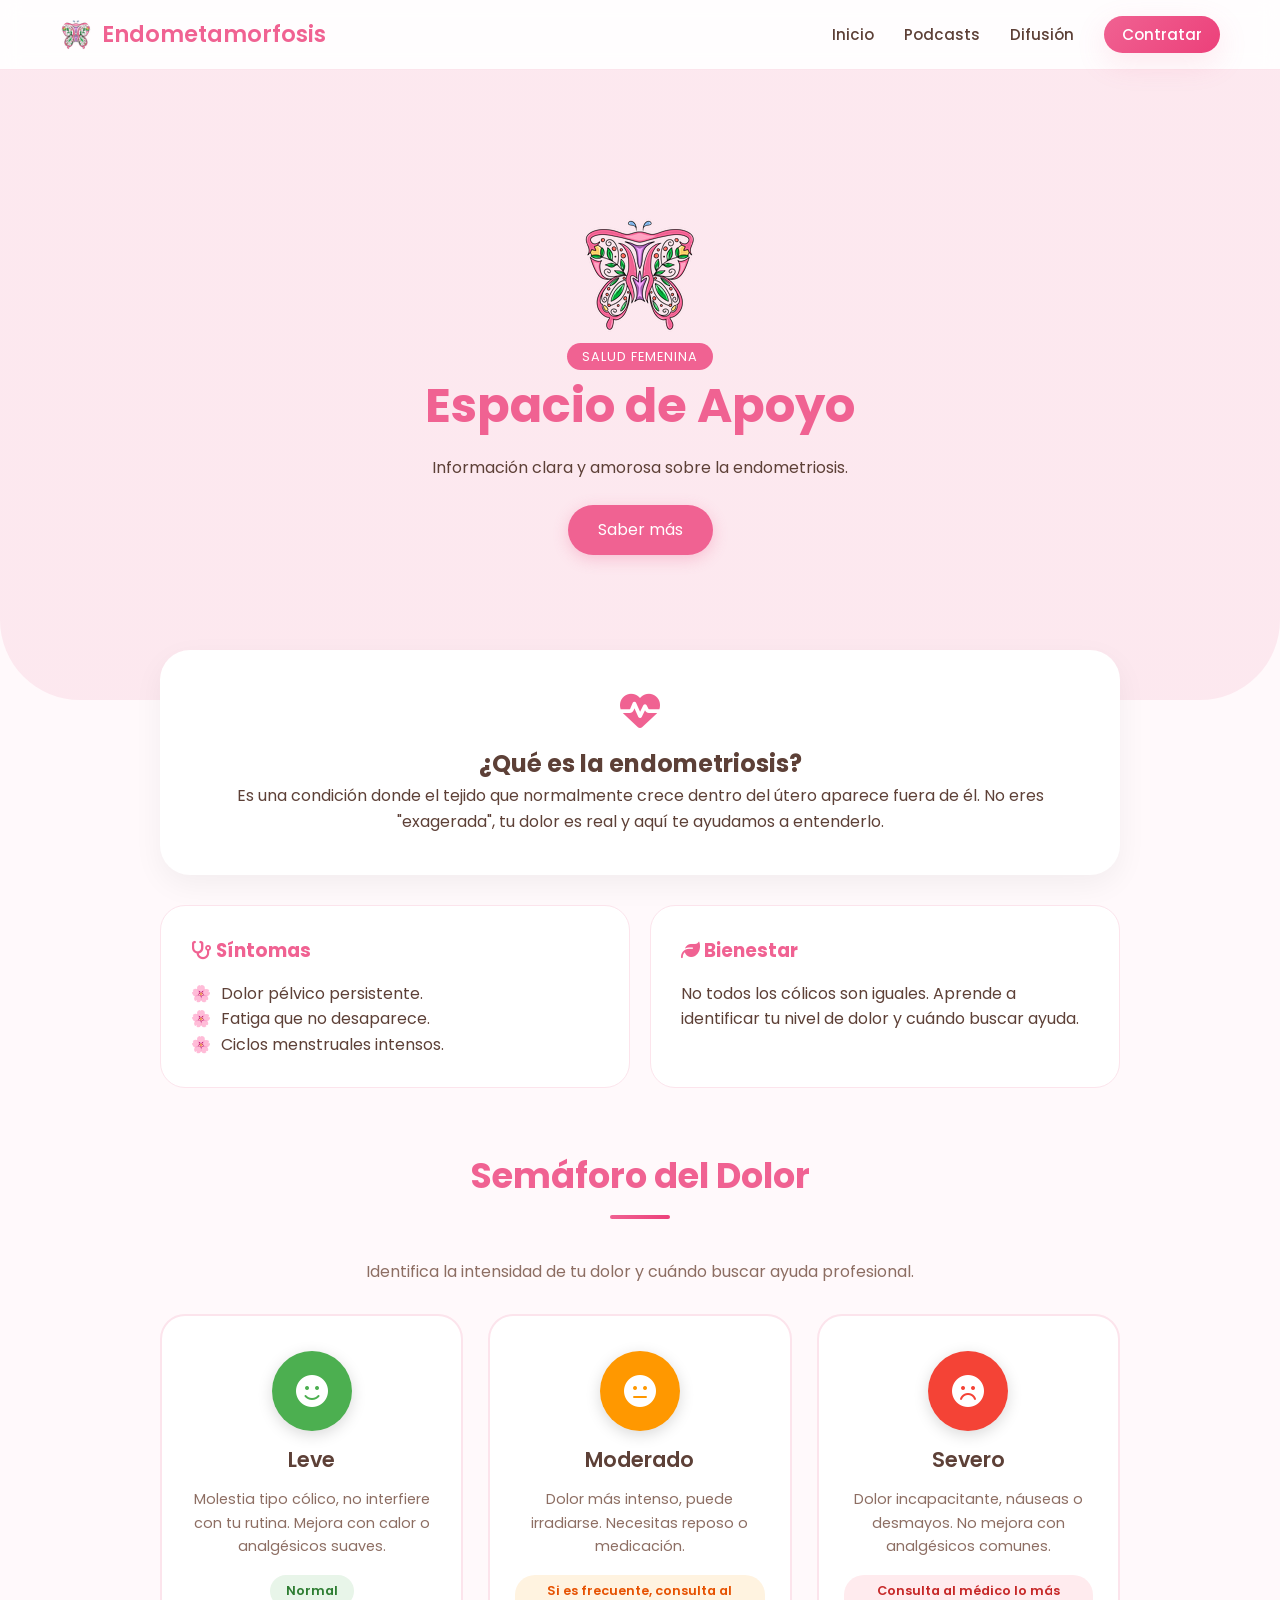
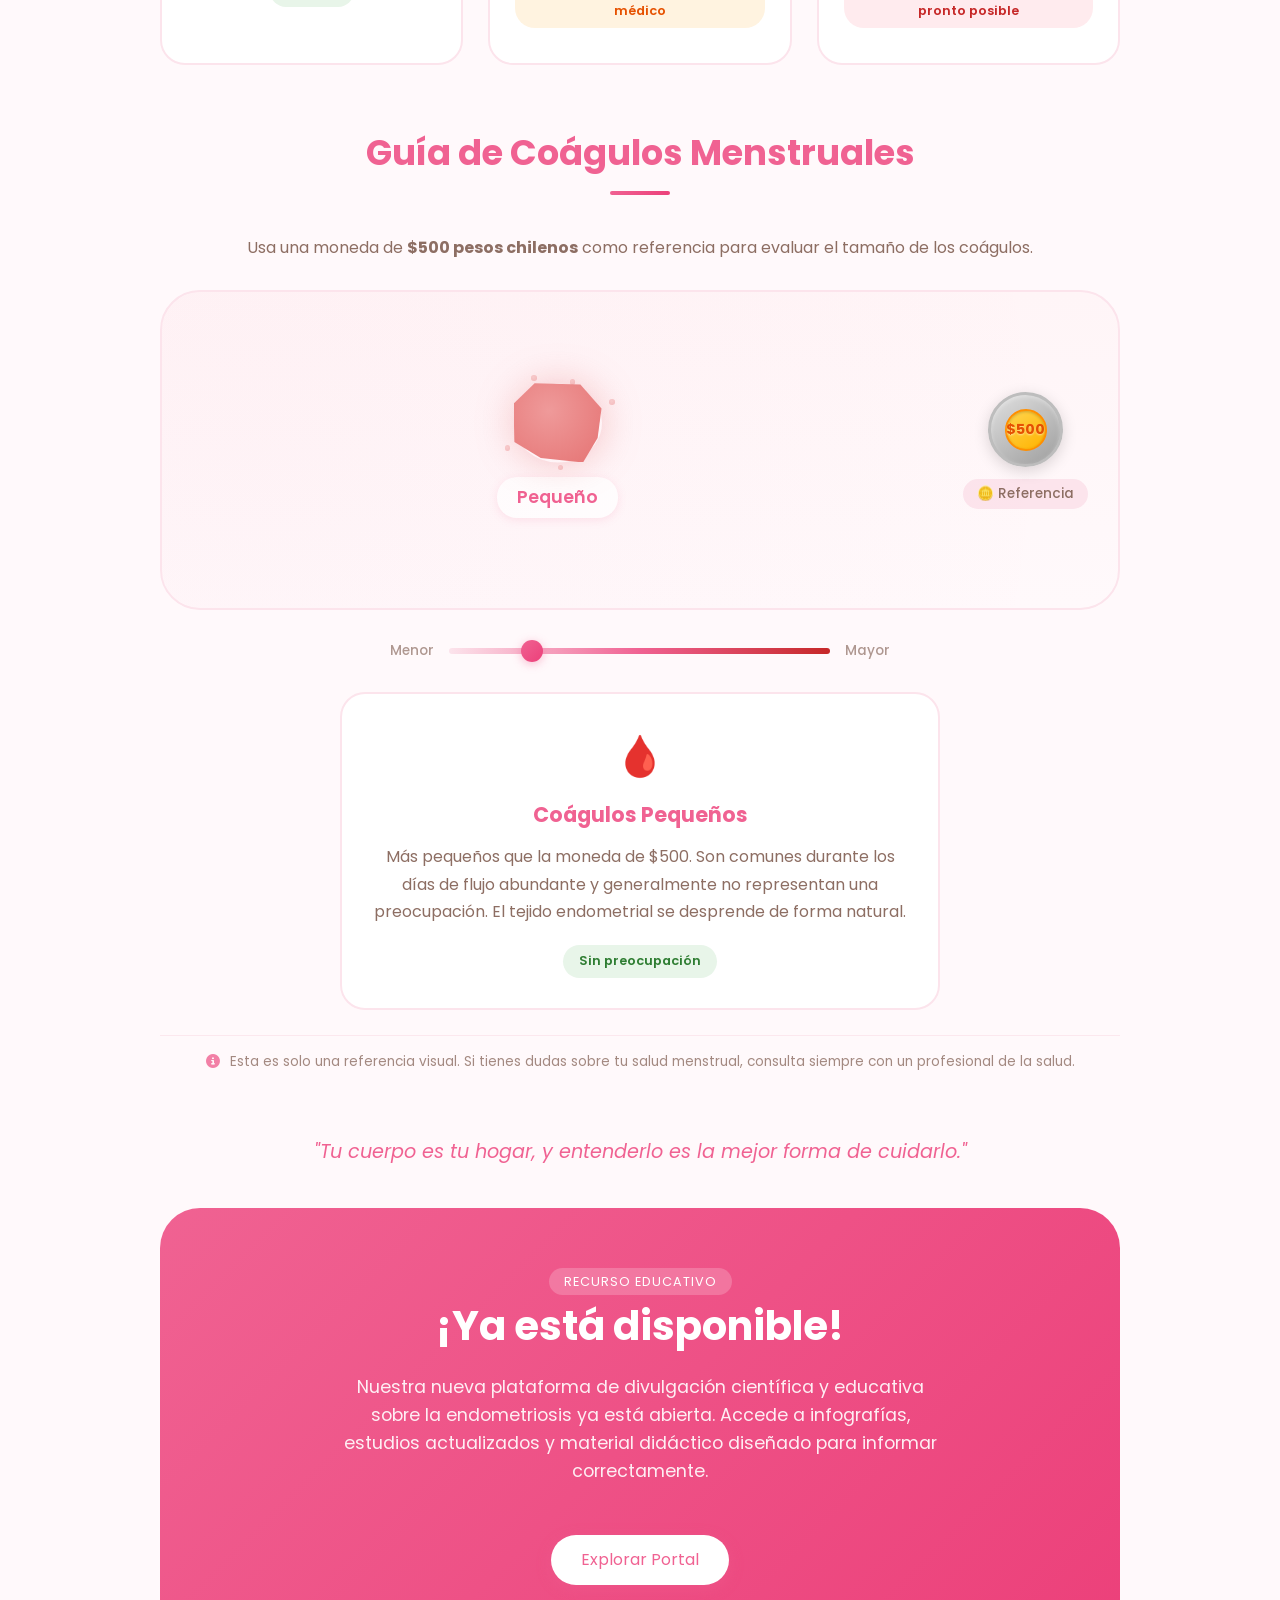
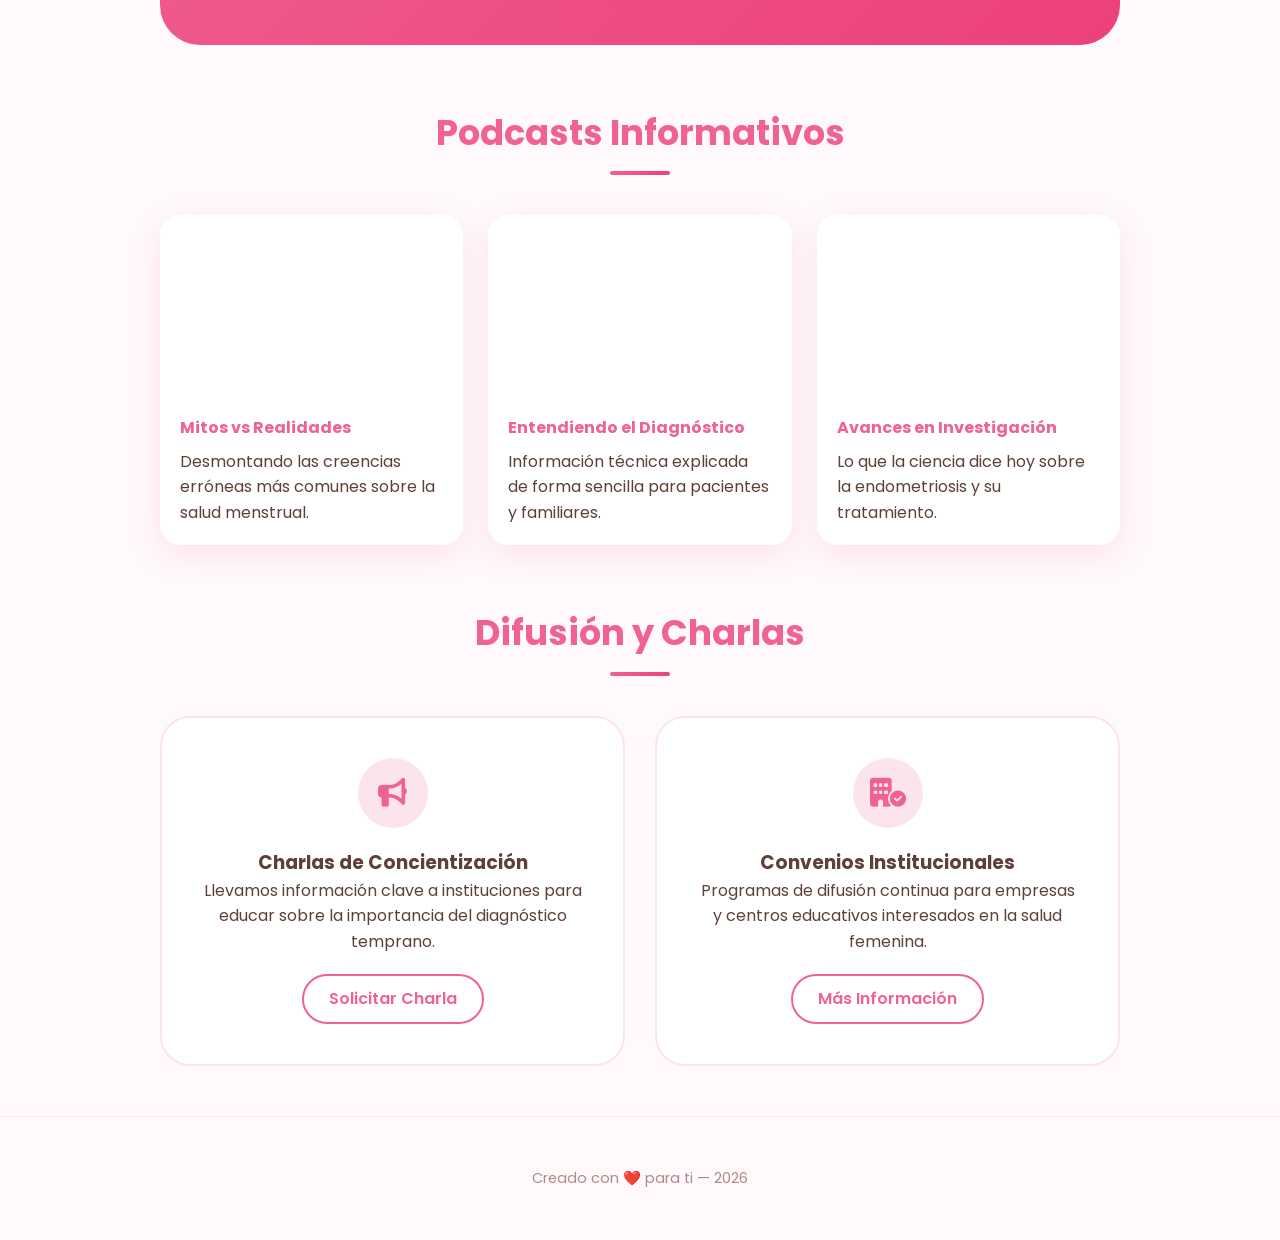
<file: index.html>
<!DOCTYPE html>
<html lang="es">

<head>
    <meta charset="UTF-8">
    <meta name="viewport" content="width=device-width, initial-scale=1.0">
    <title>Cuidando de ti | Endometamorfosis</title>
    <link rel="stylesheet" href="style.css">
    <link href="https://fonts.googleapis.com/css2?family=Poppins:wght@300;400;600&display=swap" rel="stylesheet">
    <link rel="stylesheet" href="https://cdnjs.cloudflare.com/ajax/libs/font-awesome/6.4.2/css/all.min.css">
</head>

<body>

    <nav class="navbar">
        <div class="nav-container">
            <div class="logo">
                <img src="logo-nav.png" alt="Endometamorfosis" class="logo-img">
                <span class="logo-text">Endometamorfosis</span>
            </div>
            <ul class="nav-links">
                <li><a href="#info">Inicio</a></li>
                <li><a href="#podcasts">Podcasts</a></li>
                <li><a href="#capacitaciones">Difusión</a></li>
                <li><a href="servicios.html" class="nav-btn">Contratar</a></li>
            </ul>
        </div>
    </nav>

    <header class="hero">
        <div class="hero-content">
            <div class="hero-logo-container">
                <img src="logo-hero.png" alt="Endometamorfosis" class="hero-logo">
            </div>
            <span class="badge">Salud Femenina</span>
            <h1>Espacio de Apoyo</h1>
            <p>Información clara y amorosa sobre la endometriosis.</p>
            <a href="#info" class="btn-main">Saber más</a>
        </div>
    </header>

    <main id="info" class="container">
        <section class="intro-section">
            <div class="card-highlight">
                <i class="fa-solid fa-heart-pulse icon-pink"></i>
                <h2>¿Qué es la endometriosis?</h2>
                <p>Es una condición donde el tejido que normalmente crece dentro del útero aparece fuera de él. No eres
                    "exagerada", tu dolor es real y aquí te ayudamos a entenderlo.</p>
            </div>
        </section>

        <section class="grid-sections">
            <div class="info-box">
                <h3><i class="fa-solid fa-stethoscope"></i> Síntomas</h3>
                <ul>
                    <li>Dolor pélvico persistente.</li>
                    <li>Fatiga que no desaparece.</li>
                    <li>Ciclos menstruales intensos.</li>
                </ul>
            </div>
            <div class="info-box">
                <h3><i class="fa-solid fa-leaf"></i> Bienestar</h3>
                <p>No todos los cólicos son iguales. Aprende a identificar tu nivel de dolor y cuándo buscar ayuda.</p>
            </div>
        </section>

        <!-- Semáforo del Dolor -->
        <section class="pain-semaforo">
            <h2 class="section-title">Semáforo del Dolor</h2>
            <p style="text-align: center; margin-bottom: 30px; color: var(--text-light);">Identifica la intensidad de tu
                dolor y cuándo buscar ayuda profesional.</p>
            <div class="semaforo-grid">
                <div class="semaforo-card leve">
                    <div class="semaforo-circle" style="background: #4caf50;">
                        <i class="fa-solid fa-face-smile"></i>
                    </div>
                    <h3>Leve</h3>
                    <p>Molestia tipo cólico, no interfiere con tu rutina. Mejora con calor o analgésicos suaves.</p>
                    <span class="semaforo-status" style="background: #e8f5e9; color: #2e7d32;">Normal</span>
                </div>
                <div class="semaforo-card moderado">
                    <div class="semaforo-circle" style="background: #ff9800;">
                        <i class="fa-solid fa-face-meh"></i>
                    </div>
                    <h3>Moderado</h3>
                    <p>Dolor más intenso, puede irradiarse. Necesitas reposo o medicación.</p>
                    <span class="semaforo-status" style="background: #fff3e0; color: #e65100;">Si es frecuente, consulta
                        al médico</span>
                </div>
                <div class="semaforo-card severo">
                    <div class="semaforo-circle" style="background: #f44336;">
                        <i class="fa-solid fa-face-frown"></i>
                    </div>
                    <h3>Severo</h3>
                    <p>Dolor incapacitante, náuseas o desmayos. No mejora con analgésicos comunes.</p>
                    <span class="semaforo-status" style="background: #ffebee; color: #c62828;">Consulta al médico lo más
                        pronto posible</span>
                </div>
            </div>
        </section>

        <!-- Guía de Coágulos Menstruales - Visualización Inmersiva -->
        <section class="clot-guide">
            <h2 class="section-title">Guía de Coágulos Menstruales</h2>
            <p style="text-align: center; margin-bottom: 10px; color: var(--text-light);">
                Usa una moneda de <strong>$500 pesos chilenos</strong> como referencia para evaluar el tamaño de los
                coágulos.
            </p>

            <!-- Visualización central: Coágulo animado + Moneda -->
            <div class="clot-showcase">
                <!-- Columna izquierda: Coágulo animado -->
                <div class="clot-showcase-left">
                    <div class="clot-animated-container">
                        <div class="clot-animated" id="clotMain">
                            <div class="clot-animated-inner"></div>
                            <div class="clot-animated-glow"></div>
                            <div class="clot-particle p1"></div>
                            <div class="clot-particle p2"></div>
                            <div class="clot-particle p3"></div>
                            <div class="clot-particle p4"></div>
                            <div class="clot-particle p5"></div>
                        </div>
                        <div class="clot-size-indicator" id="clotSizeLabel">Pequeño</div>
                    </div>
                </div>

                <!-- Columna derecha: Moneda de referencia -->
                <div class="clot-showcase-right">
                    <div class="coin-showcase">
                        <div class="coin-500 coin-animated" id="coinRef">
                            <div class="coin-500-outer">
                                <div class="coin-500-inner">
                                    <span class="coin-500-value">$500</span>
                                </div>
                            </div>
                        </div>
                        <div class="coin-label">🪙 Referencia</div>
                    </div>
                </div>
            </div>

            <!-- Control deslizante de tamaño -->
            <div class="clot-slider-container">
                <span class="clot-slider-label">Menor</span>
                <input type="range" min="0" max="100" value="20" class="clot-slider" id="clotSizeSlider">
                <span class="clot-slider-label">Mayor</span>
            </div>

            <!-- Información dinámica debajo -->
            <div class="clot-info-panel" id="clotInfoPanel">
                <div class="clot-info-card" id="clotInfoSmall">
                    <div class="clot-info-icon">🩸</div>
                    <h3>Coágulos Pequeños</h3>
                    <p>Más pequeños que la moneda de $500. Son comunes durante los días de flujo abundante y
                        generalmente no representan una preocupación. El tejido endometrial se desprende de forma
                        natural.</p>
                    <span class="clot-status" style="background: #e8f5e9; color: #2e7d32;">Sin preocupación</span>
                </div>
                <div class="clot-info-card" id="clotInfoMedium" style="display: none;">
                    <div class="clot-info-icon">🩸</div>
                    <h3>Coágulos Medianos</h3>
                    <p>Similar al tamaño de la moneda de $500. Pueden aparecer en días de flujo muy abundante. Si es
                        recurrente, vale la pena llevar un registro y comentarlo con tu médico.</p>
                    <span class="clot-status" style="background: #fff3e0; color: #e65100;">Observación</span>
                </div>
                <div class="clot-info-card" id="clotInfoLarge" style="display: none;">
                    <div class="clot-info-icon">🩸</div>
                    <h3>Coágulos Grandes</h3>
                    <p>Más grandes que la moneda de $500. Si son recurrentes, podrían indicar un sangrado menstrual
                        abundante (menorragia) que requiere evaluación médica para descartar condiciones como
                        endometriosis, miomas o trastornos hormonales.</p>
                    <span class="clot-status" style="background: #ffebee; color: #c62828;">Consulta a tu médico</span>
                </div>
            </div>

            <p class="clot-disclaimer">
                <i class="fa-solid fa-circle-info"></i>
                Esta es solo una referencia visual. Si tienes dudas sobre tu salud menstrual, consulta siempre con un
                profesional de la salud.
            </p>
        </section>

        <section class="quote-section">
            <blockquote>"Tu cuerpo es tu hogar, y entenderlo es la mejor forma de cuidarlo."</blockquote>
        </section>

        <!-- Status Section: Ya está listo -->
        <section id="ready" class="status-banner">
            <span class="badge" style="background: rgba(255,255,255,0.2);">Recurso Educativo</span>
            <h2>¡Ya está disponible!</h2>
            <p>Nuestra nueva plataforma de divulgación científica y educativa sobre la endometriosis ya está abierta.
                Accede a infografías, estudios actualizados y material didáctico diseñado para informar correctamente.
            </p>
            <a href="#" class="btn-main" style="background: white; color: var(--dark-pink);">Explorar Portal</a>
        </section>

        <!-- Podcast Section -->
        <section id="podcasts">
            <h2 class="section-title">Podcasts Informativos</h2>
            <div class="podcast-grid">
                <a href="https://youtube.com" target="_blank" class="podcast-card">
                    <div class="podcast-img"
                        style="background-image: url('https://images.unsplash.com/photo-1590602847861-f357a9332bbc?auto=format&fit=crop&q=80&w=500');">
                        <div class="play-overlay"><i class="fa-solid fa-circle-play"></i></div>
                    </div>
                    <div class="podcast-info">
                        <h4>Mitos vs Realidades</h4>
                        <p>Desmontando las creencias erróneas más comunes sobre la salud menstrual.</p>
                    </div>
                </a>
                <a href="https://youtube.com" target="_blank" class="podcast-card">
                    <div class="podcast-img"
                        style="background-image: url('https://images.unsplash.com/photo-1478737270239-2f02b77fc618?auto=format&fit=crop&q=80&w=500');">
                        <div class="play-overlay"><i class="fa-solid fa-circle-play"></i></div>
                    </div>
                    <div class="podcast-info">
                        <h4>Entendiendo el Diagnóstico</h4>
                        <p>Información técnica explicada de forma sencilla para pacientes y familiares.</p>
                    </div>
                </a>
                <a href="https://youtube.com" target="_blank" class="podcast-card">
                    <div class="podcast-img"
                        style="background-image: url('https://images.unsplash.com/photo-1593697821252-0c9137d9fc45?auto=format&fit=crop&q=80&w=500');">
                        <div class="play-overlay"><i class="fa-solid fa-circle-play"></i></div>
                    </div>
                    <div class="podcast-info">
                        <h4>Avances en Investigación</h4>
                        <p>Lo que la ciencia dice hoy sobre la endometriosis y su tratamiento.</p>
                    </div>
                </a>
            </div>
        </section>

        <!-- Training Services Section -->
        <section id="capacitaciones">
            <h2 class="section-title">Difusión y Charlas</h2>
            <div class="services-grid">
                <div class="service-card">
                    <div class="service-icon"><i class="fa-solid fa-bullhorn"></i></div>
                    <h3>Charlas de Concientización</h3>
                    <p>Llevamos información clave a instituciones para educar sobre la importancia del diagnóstico
                        temprano.</p>
                    <a href="servicios.html" class="btn-secondary">Solicitar Charla</a>
                </div>
                <div class="service-card">
                    <div class="service-icon"><i class="fa-solid fa-building-circle-check"></i></div>
                    <h3>Convenios Institucionales</h3>
                    <p>Programas de difusión continua para empresas y centros educativos interesados en la salud
                        femenina.</p>
                    <a href="servicios.html" class="btn-secondary">Más Información</a>
                </div>
            </div>
        </section>
    </main>

    <footer>
        <p>Creado con ❤️ para ti — 2026</p>
    </footer>

    <!-- Script para el control interactivo de coágulos -->
    <script>
        const slider = document.getElementById('clotSizeSlider');
        const clotMain = document.getElementById('clotMain');
        const clotSizeLabel = document.getElementById('clotSizeLabel');
        const infoSmall = document.getElementById('clotInfoSmall');
        const infoMedium = document.getElementById('clotInfoMedium');
        const infoLarge = document.getElementById('clotInfoLarge');
        const coinRef = document.getElementById('coinRef');

        // Tamaños base del coágulo
        const MIN_SIZE = 60;   // px - pequeño
        const MAX_SIZE = 200;  // px - grande

        // Colores según tamaño
        const COLORS = {
            small: { bg: 'radial-gradient(circle at 40% 35%, #ef9a9a, #e57373)', shadow: 'rgba(229, 115, 115, 0.4)' },
            medium: { bg: 'radial-gradient(circle at 40% 35%, #ef9a9a, #d32f2f)', shadow: 'rgba(211, 47, 47, 0.4)' },
            large: { bg: 'radial-gradient(circle at 35% 30%, #ef9a9a, #b71c1c)', shadow: 'rgba(183, 28, 28, 0.5)' }
        };

        function updateClotSize(value) {
            const percent = value / 100;
            const size = MIN_SIZE + (MAX_SIZE - MIN_SIZE) * percent;

            // Actualizar tamaño del coágulo
            clotMain.style.width = size + 'px';
            clotMain.style.height = (size * 0.9) + 'px';

            // Determinar categoría
            let category, label;
            if (percent < 0.33) {
                category = 'small';
                label = 'Pequeño';
                infoSmall.style.display = 'block';
                infoMedium.style.display = 'none';
                infoLarge.style.display = 'none';
                coinRef.style.transform = 'scale(1)';
            } else if (percent < 0.66) {
                category = 'medium';
                label = 'Mediano';
                infoSmall.style.display = 'none';
                infoMedium.style.display = 'block';
                infoLarge.style.display = 'none';
                coinRef.style.transform = 'scale(1)';
            } else {
                category = 'large';
                label = 'Grande';
                infoSmall.style.display = 'none';
                infoMedium.style.display = 'none';
                infoLarge.style.display = 'block';
                coinRef.style.transform = 'scale(0.85)';
            }

            clotSizeLabel.textContent = label;

            // Actualizar color del coágulo
            const inner = clotMain.querySelector('.clot-animated-inner');
            const glow = clotMain.querySelector('.clot-animated-glow');
            const color = COLORS[category];
            inner.style.background = color.bg;
            glow.style.boxShadow = `0 0 ${30 + percent * 40}px ${color.shadow}`;

            // Actualizar clip-path para que sea más irregular al crecer
            const irregularity = 5 + percent * 15;
            const points = [
                `${25 - percent * 5}% 0%`,
                `${75 + percent * 5}% ${percent * 8}%`,
                `${100}% ${30 + percent * 10}%`,
                `${95 + percent * 3}% ${70 - percent * 5}%`,
                `${80 - percent * 5}% ${100}%`,
                `${30 + percent * 5}% ${95 - percent * 3}%`,
                `${percent * 5}% ${75 - percent * 5}%`,
                `${0}% ${25 + percent * 5}%`
            ];
            inner.style.clipPath = `polygon(${points.join(', ')})`;

            // Actualizar partículas
            const particles = clotMain.querySelectorAll('.clot-particle');
            const particleSize = 4 + percent * 8;
            particles.forEach((p, i) => {
                p.style.width = particleSize + 'px';
                p.style.height = particleSize + 'px';
                const delay = i * 0.3;
                p.style.animationDelay = delay + 's';
            });
        }

        slider.addEventListener('input', function () {
            updateClotSize(this.value);
        });

        // Inicializar con valor por defecto
        updateClotSize(slider.value);
    </script>

</body>

</html>
</file>
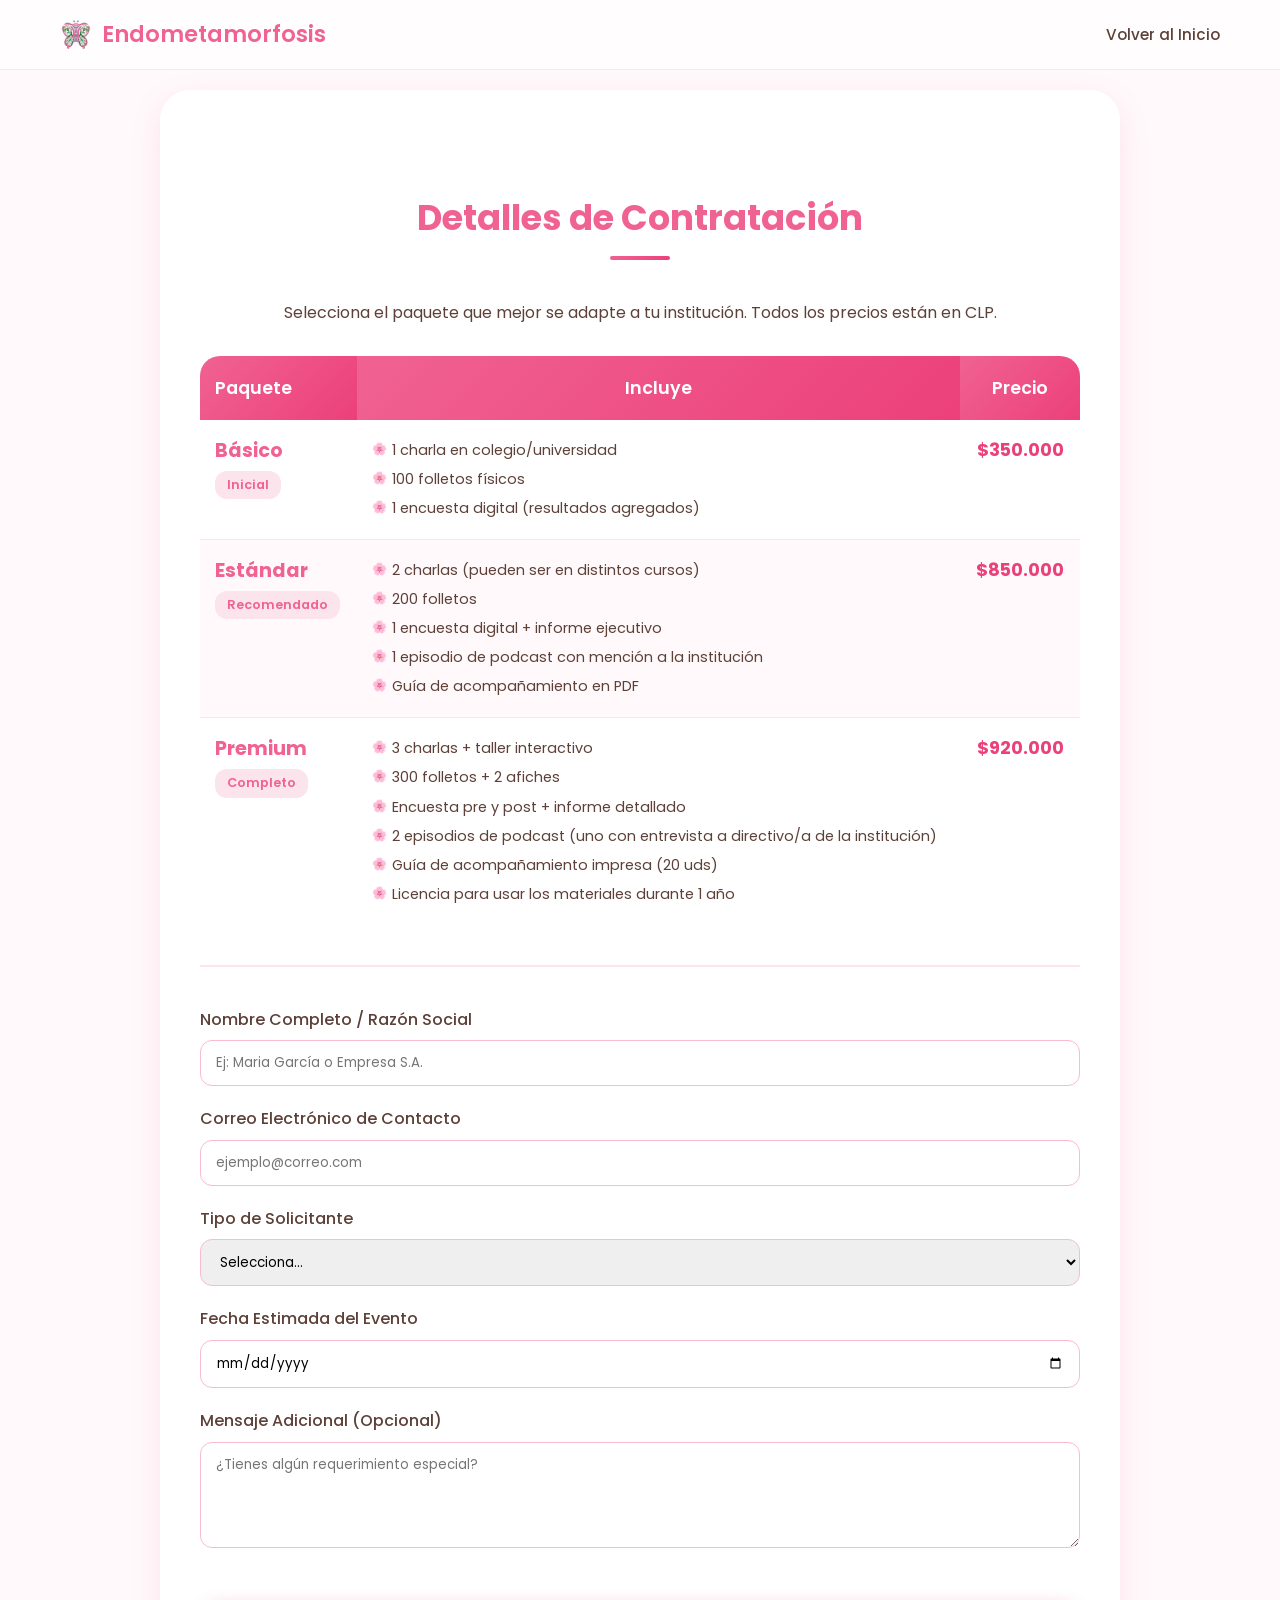
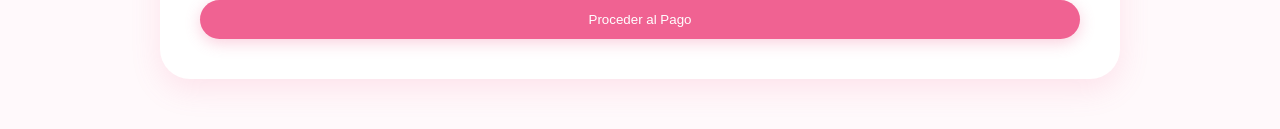
<file: servicios.html>
<!DOCTYPE html>
<html lang="es">

<head>
    <meta charset="UTF-8">
    <meta name="viewport" content="width=device-width, initial-scale=1.0">
    <title>Contratar Servicios | Endometamorfosis</title>
    <link rel="stylesheet" href="style.css">
    <link rel="stylesheet" href="https://cdnjs.cloudflare.com/ajax/libs/font-awesome/6.4.2/css/all.min.css">
    <link href="https://fonts.googleapis.com/css2?family=Poppins:wght@300;400;600&display=swap" rel="stylesheet">
    <style>
        .table-container {
            max-width: 1100px;
            margin: 40px auto;
            background: white;
            padding: 40px;
            border-radius: 30px;
            box-shadow: var(--shadow);
            overflow-x: auto;
        }

        .pricing-table {
            width: 100%;
            border-collapse: collapse;
            font-size: 0.9rem;
        }

        .pricing-table thead th {
            background: var(--gradient);
            color: white;
            padding: 18px 15px;
            text-align: center;
            font-weight: 600;
            font-size: 1.1rem;
        }

        .pricing-table thead th:first-child {
            border-radius: 20px 0 0 0;
            text-align: left;
        }

        .pricing-table thead th:last-child {
            border-radius: 0 20px 0 0;
        }

        .pricing-table tbody td {
            padding: 16px 15px;
            border-bottom: 1px solid var(--soft-pink);
            vertical-align: top;
        }

        .pricing-table tbody td:first-child {
            font-weight: 600;
            color: var(--dark-pink);
            white-space: nowrap;
        }

        .pricing-table tbody td:last-child {
            font-weight: 700;
            color: var(--accent-pink);
            font-size: 1.1rem;
            white-space: nowrap;
            text-align: center;
        }

        .pricing-table tbody tr {
            cursor: pointer;
            transition: 0.3s;
        }

        .pricing-table tbody tr:nth-child(even) {
            background: #fff9fb;
        }

        .pricing-table tbody tr:hover {
            background: var(--soft-pink);
        }

        .pricing-table tbody tr.selected {
            background: var(--soft-pink);
            outline: 2px solid var(--dark-pink);
            outline-offset: -2px;
        }

        .pricing-table tbody td ul {
            list-style: none;
            padding: 0;
            margin: 0;
        }

        .pricing-table tbody td ul li {
            padding: 3px 0;
            position: relative;
            padding-left: 20px;
        }

        .pricing-table tbody td ul li::before {
            content: "🌸";
            position: absolute;
            left: 0;
            font-size: 0.75rem;
        }

        .package-name {
            font-weight: 700;
            color: var(--dark-pink);
            font-size: 1.2rem;
        }

        .package-badge {
            display: inline-block;
            background: var(--soft-pink);
            color: var(--dark-pink);
            padding: 4px 12px;
            border-radius: 12px;
            font-size: 0.8rem;
            font-weight: 600;
            margin-top: 4px;
        }

        .pricing-table tbody tr:last-child td:first-child {
            border-radius: 0 0 0 20px;
        }

        .pricing-table tbody tr:last-child td:last-child {
            border-radius: 0 0 20px 0;
        }

        .pricing-table tbody tr:last-child td {
            border-bottom: none;
        }

        .form-section {
            margin-top: 40px;
            padding-top: 40px;
            border-top: 2px solid var(--soft-pink);
        }

        .form-group {
            margin-bottom: 20px;
        }

        .form-group label {
            display: block;
            margin-bottom: 8px;
            font-weight: 500;
            color: var(--text-color);
        }

        .form-group input,
        .form-group select,
        .form-group textarea {
            width: 100%;
            padding: 12px 15px;
            border: 1px solid var(--medium-pink);
            border-radius: 12px;
            font-family: inherit;
            outline: none;
        }

        .form-group input:focus {
            border-color: var(--dark-pink);
        }

        .payment-modal {
            display: none;
            position: fixed;
            top: 0;
            left: 0;
            width: 100%;
            height: 100%;
            background: rgba(0, 0, 0, 0.5);
            backdrop-filter: blur(5px);
            z-index: 2000;
            align-items: center;
            justify-content: center;
        }

        .modal-content {
            background: white;
            padding: 40px;
            border-radius: 30px;
            text-align: center;
            max-width: 400px;
            width: 90%;
        }

        .loader {
            border: 4px solid #f3f3f3;
            border-top: 4px solid var(--dark-pink);
            border-radius: 50%;
            width: 40px;
            height: 40px;
            animation: spin 2s linear infinite;
            margin: 20px auto;
        }

        @keyframes spin {
            0% {
                transform: rotate(0deg);
            }

            100% {
                transform: rotate(360deg);
            }
        }

        @media (max-width: 768px) {
            .table-container {
                padding: 20px 10px;
            }

            .pricing-table {
                font-size: 0.8rem;
            }

            .pricing-table thead th,
            .pricing-table tbody td {
                padding: 12px 8px;
            }
        }
    </style>
</head>

<body style="padding-top: 100px;">

    <nav class="navbar">
        <div class="nav-container">
            <a href="index.html" class="logo" style="text-decoration: none;">
                <img src="logo-nav.png" alt="Endometamorfosis" class="logo-img">
                <span class="logo-text">Endometamorfosis</span>
            </a>
            <ul class="nav-links">
                <li><a href="index.html">Volver al Inicio</a></li>
            </ul>
        </div>
    </nav>

    <main class="container">
        <div class="table-container">
            <h2 class="section-title">Detalles de Contratación</h2>
            <p style="text-align: center; margin-bottom: 30px;">Selecciona el paquete que mejor se adapte a tu
                institución. Todos los precios están en CLP.</p>

            <form id="hiringForm">
                <table class="pricing-table">
                    <thead>
                        <tr>
                            <th>Paquete</th>
                            <th>Incluye</th>
                            <th>Precio</th>
                        </tr>
                    </thead>
                    <tbody>
                        <tr onclick="selectService('basico', 350000, this)">
                            <td>
                                <div class="package-name">Básico</div>
                                <span class="package-badge">Inicial</span>
                            </td>
                            <td>
                                <ul>
                                    <li>1 charla en colegio/universidad</li>
                                    <li>100 folletos físicos</li>
                                    <li>1 encuesta digital (resultados agregados)</li>
                                </ul>
                            </td>
                            <td>$350.000</td>
                        </tr>
                        <tr onclick="selectService('estandar', 850000, this)">
                            <td>
                                <div class="package-name">Estándar</div>
                                <span class="package-badge">Recomendado</span>
                            </td>
                            <td>
                                <ul>
                                    <li>2 charlas (pueden ser en distintos cursos)</li>
                                    <li>200 folletos</li>
                                    <li>1 encuesta digital + informe ejecutivo</li>
                                    <li>1 episodio de podcast con mención a la institución</li>
                                    <li>Guía de acompañamiento en PDF</li>
                                </ul>
                            </td>
                            <td>$850.000</td>
                        </tr>
                        <tr onclick="selectService('premium', 920000, this)">
                            <td>
                                <div class="package-name">Premium</div>
                                <span class="package-badge">Completo</span>
                            </td>
                            <td>
                                <ul>
                                    <li>3 charlas + taller interactivo</li>
                                    <li>300 folletos + 2 afiches</li>
                                    <li>Encuesta pre y post + informe detallado</li>
                                    <li>2 episodios de podcast (uno con entrevista a directivo/a de la institución)</li>
                                    <li>Guía de acompañamiento impresa (20 uds)</li>
                                    <li>Licencia para usar los materiales durante 1 año</li>
                                </ul>
                            </td>
                            <td>$920.000</td>
                        </tr>
                    </tbody>
                </table>

                <input type="hidden" id="selectedService" required>
                <input type="hidden" id="servicePrice">

                <div class="form-section">
                    <div class="form-group">
                        <label>Nombre Completo / Razón Social</label>
                        <input type="text" placeholder="Ej: Maria García o Empresa S.A." required>
                    </div>

                    <div class="form-group">
                        <label>Correo Electrónico de Contacto</label>
                        <input type="email" placeholder="ejemplo@correo.com" required>
                    </div>

                    <div class="form-group">
                        <label>Tipo de Solicitante</label>
                        <select required>
                            <option value="">Selecciona...</option>
                            <option value="particular">Particular / Individual</option>
                            <option value="empresa">Empresa / Institución</option>
                        </select>
                    </div>

                    <div class="form-group">
                        <label>Fecha Estimada del Evento</label>
                        <input type="date" required>
                    </div>

                    <div class="form-group">
                        <label>Mensaje Adicional (Opcional)</label>
                        <textarea rows="4" placeholder="¿Tienes algún requerimiento especial?"></textarea>
                    </div>

                    <button type="submit" class="btn-main" style="width: 100%; border: none; cursor: pointer;">Proceder
                        al
                        Pago</button>
                </div>
            </form>
        </div>
    </main>

    <div id="paymentModal" class="payment-modal">
        <div class="modal-content">
            <div id="step1">
                <h3>Enviando solicitud...</h3>
                <p>Estamos procesando tu información y enviando los detalles a nuestro equipo.</p>
                <div class="loader"></div>
            </div>
            <div id="step2" style="display: none;">
                <i class="fa-solid fa-credit-card"
                    style="font-size: 3rem; color: var(--dark-pink); margin-bottom: 20px;"></i>
                <h3>Portal de Pagos</h3>
                <p>Redirigiendo a la pasarela de pago segura...</p>
                <p><strong>Total: <span id="totalPrice"></span></strong></p>
                <div class="loader"></div>
            </div>
        </div>
    </div>

    <script>
        function selectService(id, price, element) {
            document.querySelectorAll('.pricing-table tbody tr').forEach(row => row.classList.remove('selected'));
            element.classList.add('selected');
            document.getElementById('selectedService').value = id;
            document.getElementById('servicePrice').value = price;
            document.getElementById('totalPrice').innerText = '$' + price.toLocaleString('es-CL');
        }

        document.getElementById('hiringForm').addEventListener('submit', function (e) {
            e.preventDefault();

            if (!document.getElementById('selectedService').value) {
                alert('Por favor, selecciona un paquete primero.');
                return;
            }

            const modal = document.getElementById('paymentModal');
            modal.style.display = 'flex';

            // Simulación de envío de correo
            setTimeout(() => {
                document.getElementById('step1').style.display = 'none';
                document.getElementById('step2').style.display = 'block';

                // Simulación de redirección a pagos
                setTimeout(() => {
                    alert('Simulación: Serías redirigido a Stripe/PayPal ahora.');
                    window.location.href = 'index.html';
                }, 3000);
            }, 2000);
        });
    </script>

</body>

</html>
</file>
<file: style.css>
html {
    scroll-behavior: smooth;
    scroll-padding-top: 80px;
    /* Offset for sticky navbar */
}

:root {
    --soft-pink: #fce4ec;
    --medium-pink: #f8bbd0;
    --dark-pink: #f06292;
    --accent-pink: #ec407a;
    --text-color: #5d4037;
    --text-light: #8d6e63;
    --white: #ffffff;
    --glass: rgba(255, 255, 255, 0.7);
    --gradient: linear-gradient(135deg, #f06292 0%, #ec407a 100%);
    --shadow: 0 10px 30px rgba(240, 98, 146, 0.15);
}

* {
    margin: 0;
    padding: 0;
    box-sizing: border-box;
}

body {
    font-family: 'Poppins', sans-serif;
    background-color: #fff9fb;
    color: var(--text-color);
    line-height: 1.6;
    padding-top: 70px;
    /* Offset for sticky nav */
}

/* Navbar */
.navbar {
    position: fixed;
    top: 0;
    width: 100%;
    height: 70px;
    background: var(--glass);
    backdrop-filter: blur(10px);
    z-index: 1000;
    border-bottom: 1px solid var(--soft-pink);
    display: flex;
    align-items: center;
}

.nav-container {
    max-width: 1200px;
    margin: 0 auto;
    width: 100%;
    display: flex;
    justify-content: space-between;
    align-items: center;
    padding: 0 20px;
}

.logo {
    font-weight: 600;
    font-size: 1.4rem;
    color: var(--dark-pink);
    display: flex;
    align-items: center;
    gap: 10px;
}

.logo-img {
    width: 32px;
    height: 32px;
    border-radius: 50%;
    object-fit: cover;
    transition: transform 0.3s ease;
}

.logo:hover .logo-img {
    transform: scale(1.1) rotate(-5deg);
}

.logo-text {
    font-weight: 600;
    font-size: 1.4rem;
    color: var(--dark-pink);
}

.nav-links {
    list-style: none;
    display: flex;
    gap: 30px;
    align-items: center;
}

.nav-links a {
    text-decoration: none;
    color: var(--text-color);
    font-size: 0.95rem;
    font-weight: 500;
    transition: 0.3s;
    position: relative;
}

.nav-links a:not(.nav-btn)::after {
    content: '';
    position: absolute;
    width: 0;
    height: 2px;
    bottom: -5px;
    left: 0;
    background-color: var(--dark-pink);
    transition: width 0.3s ease;
}

.nav-links a:not(.nav-btn):hover::after {
    width: 100%;
}

.nav-links a:hover {
    color: var(--dark-pink);
}

.nav-btn {
    background: var(--gradient);
    color: white !important;
    padding: 8px 18px;
    border-radius: 20px;
    box-shadow: var(--shadow);
}

/* Header / Hero Section */
.hero {
    height: 70vh;
    background: linear-gradient(rgba(252, 228, 236, 0.8), rgba(252, 228, 236, 0.8)),
        url('https://images.unsplash.com/photo-1490750967868-88aa4486c946?auto=format&fit=crop&q=80&w=1000');
    /* Imagen de flores suave */
    background-size: cover;
    background-position: center;
    display: flex;
    align-items: center;
    justify-content: center;
    text-align: center;
    border-bottom-left-radius: 80px;
    border-bottom-right-radius: 80px;
}

.hero-content h1 {
    font-size: 3rem;
    color: var(--dark-pink);
    margin-bottom: 10px;
}

.badge {
    background-color: var(--dark-pink);
    color: white;
    padding: 5px 15px;
    border-radius: 20px;
    font-size: 0.8rem;
    text-transform: uppercase;
    letter-spacing: 1px;
}

.btn-main {
    display: inline-block;
    margin-top: 25px;
    padding: 12px 30px;
    background-color: var(--dark-pink);
    color: white;
    text-decoration: none;
    border-radius: 30px;
    transition: 0.3s;
    box-shadow: 0 4px 15px rgba(240, 98, 146, 0.3);
}

.btn-main:hover {
    transform: translateY(-3px);
    box-shadow: 0 6px 20px rgba(240, 98, 146, 0.4);
}

/* Contenido Principal */
.container {
    max-width: 1000px;
    margin: -50px auto 50px;
    padding: 0 20px;
}

.card-highlight {
    background: var(--white);
    padding: 40px;
    border-radius: 30px;
    box-shadow: 0 10px 30px rgba(0, 0, 0, 0.05);
    text-align: center;
    margin-bottom: 30px;
}

.icon-pink {
    font-size: 2.5rem;
    color: var(--dark-pink);
    margin-bottom: 15px;
}

.grid-sections {
    display: grid;
    grid-template-columns: repeat(auto-fit, minmax(300px, 1fr));
    gap: 20px;
}

.info-box {
    background: var(--white);
    padding: 30px;
    border-radius: 25px;
    border: 1px solid var(--soft-pink);
}

.info-box h3 {
    color: var(--dark-pink);
    margin-bottom: 15px;
}

.info-box ul {
    list-style: none;
}

.info-box ul li::before {
    content: "🌸";
    margin-right: 10px;
}

.quote-section {
    text-align: center;
    margin-top: 50px;
    font-style: italic;
    color: var(--dark-pink);
    font-size: 1.2rem;
}

/* New Sections Styles */
.section-title {
    text-align: center;
    margin: 60px 0 40px;
    font-size: 2.2rem;
    color: var(--dark-pink);
    position: relative;
}

.section-title::after {
    content: '';
    display: block;
    width: 60px;
    height: 4px;
    background: var(--gradient);
    margin: 10px auto;
    border-radius: 2px;
}

/* Podcasts Grid */
.podcast-grid {
    display: grid;
    grid-template-columns: repeat(auto-fit, minmax(280px, 1fr));
    gap: 25px;
    margin-bottom: 50px;
}

.podcast-card {
    background: var(--white);
    border-radius: 20px;
    overflow: hidden;
    box-shadow: var(--shadow);
    transition: transform 0.3s ease, box-shadow 0.3s ease;
    text-decoration: none;
    color: inherit;
    display: flex;
    flex-direction: column;
}

.podcast-card:hover {
    transform: translateY(-10px);
    box-shadow: 0 15px 40px rgba(240, 98, 146, 0.25);
}

.podcast-img {
    height: 180px;
    background-size: cover;
    background-position: center;
    position: relative;
}

.play-overlay {
    position: absolute;
    top: 0;
    left: 0;
    width: 100%;
    height: 100%;
    background: rgba(240, 98, 146, 0.3);
    display: flex;
    align-items: center;
    justify-content: center;
    opacity: 0;
    transition: opacity 0.3s;
}

.podcast-card:hover .play-overlay {
    opacity: 1;
}

.play-overlay i {
    font-size: 3rem;
    color: white;
}

.podcast-info {
    padding: 20px;
}

.podcast-info h4 {
    margin-bottom: 8px;
    color: var(--dark-pink);
}

/* Capacitaciones / Services */
.services-grid {
    display: grid;
    grid-template-columns: repeat(auto-fit, minmax(300px, 1fr));
    gap: 30px;
}

.service-card {
    background: var(--white);
    padding: 40px;
    border-radius: 30px;
    border: 2px solid var(--soft-pink);
    text-align: center;
    transition: 0.3s;
}

.service-card:hover {
    border-color: var(--dark-pink);
    background: #fffafa;
}

.service-icon {
    width: 70px;
    height: 70px;
    background: var(--soft-pink);
    color: var(--dark-pink);
    border-radius: 50%;
    display: flex;
    align-items: center;
    justify-content: center;
    font-size: 1.8rem;
    margin: 0 auto 20px;
}

.btn-secondary {
    display: inline-block;
    margin-top: 20px;
    padding: 10px 25px;
    border: 2px solid var(--dark-pink);
    color: var(--dark-pink);
    text-decoration: none;
    border-radius: 25px;
    font-weight: 600;
    transition: 0.3s;
}

.btn-secondary:hover {
    background: var(--dark-pink);
    color: white;
}

/* Semáforo del Dolor */
.pain-semaforo {
    margin: 50px 0;
}

.semaforo-grid {
    display: grid;
    grid-template-columns: repeat(3, 1fr);
    gap: 25px;
}

.semaforo-card {
    background: var(--white);
    border-radius: 25px;
    padding: 35px 25px;
    text-align: center;
    border: 2px solid var(--soft-pink);
    transition: transform 0.3s ease, box-shadow 0.3s ease;
    display: flex;
    flex-direction: column;
    align-items: center;
    gap: 12px;
}

.semaforo-card:hover {
    transform: translateY(-8px);
    box-shadow: var(--shadow);
}

.semaforo-circle {
    width: 80px;
    height: 80px;
    border-radius: 50%;
    display: flex;
    align-items: center;
    justify-content: center;
    font-size: 2rem;
    color: white;
    box-shadow: 0 4px 15px rgba(0, 0, 0, 0.15);
}

.semaforo-card h3 {
    font-size: 1.3rem;
    color: var(--text-color);
    font-weight: 600;
}

.semaforo-card p {
    font-size: 0.9rem;
    color: var(--text-light);
    line-height: 1.6;
}

.semaforo-status {
    display: inline-block;
    padding: 6px 16px;
    border-radius: 20px;
    font-size: 0.8rem;
    font-weight: 600;
    margin-top: 5px;
}

/* Guía de Coágulos Menstruales */
.clot-guide {
    margin: 50px 0;
}

.clot-status {
    display: inline-block;
    padding: 6px 16px;
    border-radius: 20px;
    font-size: 0.8rem;
    font-weight: 600;
    margin-top: 5px;
}

/* Moneda $500 bimetálica (reutilizada) */
.coin-500 {
    display: flex;
    align-items: center;
    justify-content: center;
}

.coin-500-outer {
    width: 75px;
    height: 75px;
    border-radius: 50%;
    background: linear-gradient(145deg, #e0e0e0, #9e9e9e);
    border: 3px solid #bdbdbd;
    display: flex;
    align-items: center;
    justify-content: center;
    box-shadow: 0 4px 15px rgba(0, 0, 0, 0.15), inset 0 2px 4px rgba(255, 255, 255, 0.3);
}

.coin-500-inner {
    width: 42px;
    height: 42px;
    border-radius: 50%;
    background: linear-gradient(145deg, #ffd54f, #ffb300);
    border: 2px solid #ff8f00;
    display: flex;
    align-items: center;
    justify-content: center;
    box-shadow: inset 0 1px 3px rgba(0, 0, 0, 0.2);
}

.coin-500-value {
    font-weight: 700;
    font-size: 0.9rem;
    color: #e65100;
    text-shadow: 0 1px 2px rgba(255, 255, 255, 0.5);
}

/* ===== NUEVA SECCIÓN: VISUALIZACIÓN INMERSIVA DE COÁGULOS ===== */

/* Contenedor principal del showcase */
.clot-showcase {
    display: flex;
    align-items: center;
    justify-content: center;
    gap: 40px;
    margin: 30px auto;
    padding: 30px;
    background: linear-gradient(180deg, #fff5f7 0%, #fff9fb 100%);
    border-radius: 40px;
    border: 2px solid var(--soft-pink);
    position: relative;
    overflow: hidden;
    min-height: 320px;
}

.clot-showcase::before {
    content: '';
    position: absolute;
    top: -50%;
    left: -50%;
    width: 200%;
    height: 200%;
    background: radial-gradient(circle at 30% 50%, rgba(240, 98, 146, 0.03) 0%, transparent 60%);
    pointer-events: none;
}

/* Columna izquierda: Coágulo animado */
.clot-showcase-left {
    flex: 1;
    display: flex;
    justify-content: center;
    align-items: center;
}

.clot-animated-container {
    display: flex;
    flex-direction: column;
    align-items: center;
    gap: 15px;
}

/* El coágulo principal animado */
.clot-animated {
    position: relative;
    width: 60px;
    height: 54px;
    display: flex;
    align-items: center;
    justify-content: center;
    transition: width 0.15s ease-out, height 0.15s ease-out;
}

.clot-animated-inner {
    width: 100%;
    height: 100%;
    background: radial-gradient(circle at 40% 35%, #ef9a9a, #e57373);
    clip-path: polygon(25% 0%, 75% 5%, 100% 30%, 100% 70%, 80% 100%, 30% 95%, 0% 75%, 0% 25%);
    position: relative;
    z-index: 2;
    animation: clotPulse 2s ease-in-out infinite;
    transition: background 0.3s ease, clip-path 0.3s ease;
}

@keyframes clotPulse {

    0%,
    100% {
        transform: scale(1);
        filter: brightness(1);
    }

    50% {
        transform: scale(1.06);
        filter: brightness(1.1);
    }
}

/* Brillo/glow alrededor del coágulo */
.clot-animated-glow {
    position: absolute;
    top: 50%;
    left: 50%;
    transform: translate(-50%, -50%);
    width: 100%;
    height: 100%;
    border-radius: 50%;
    box-shadow: 0 0 30px rgba(229, 115, 115, 0.3);
    z-index: 1;
    animation: glowPulse 2s ease-in-out infinite;
    pointer-events: none;
}

@keyframes glowPulse {

    0%,
    100% {
        opacity: 0.5;
        transform: translate(-50%, -50%) scale(1.2);
    }

    50% {
        opacity: 0.8;
        transform: translate(-50%, -50%) scale(1.5);
    }
}

/* Partículas flotando alrededor del coágulo */
.clot-particle {
    position: absolute;
    border-radius: 50%;
    background: radial-gradient(circle at 40% 35%, #ef9a9a, #e57373);
    opacity: 0.4;
    z-index: 1;
    pointer-events: none;
    animation: particleFloat 3s ease-in-out infinite;
}

.p1 {
    top: -10%;
    left: 20%;
    animation-delay: 0s;
}

.p2 {
    top: 20%;
    right: -15%;
    animation-delay: 0.6s;
}

.p3 {
    bottom: -10%;
    left: 50%;
    animation-delay: 1.2s;
}

.p4 {
    top: -5%;
    right: 30%;
    animation-delay: 0.3s;
}

.p5 {
    bottom: 15%;
    left: -10%;
    animation-delay: 0.9s;
}

@keyframes particleFloat {

    0%,
    100% {
        transform: translate(0, 0) scale(1);
        opacity: 0.3;
    }

    25% {
        transform: translate(5px, -8px) scale(1.2);
        opacity: 0.5;
    }

    50% {
        transform: translate(-3px, -15px) scale(0.8);
        opacity: 0.2;
    }

    75% {
        transform: translate(8px, -5px) scale(1.1);
        opacity: 0.4;
    }
}

/* Indicador de tamaño */
.clot-size-indicator {
    font-size: 1.1rem;
    font-weight: 600;
    color: var(--dark-pink);
    background: var(--white);
    padding: 6px 20px;
    border-radius: 20px;
    box-shadow: 0 2px 10px rgba(240, 98, 146, 0.15);
    transition: all 0.3s ease;
}

/* Columna derecha: Moneda de referencia */
.clot-showcase-right {
    flex: 0 0 auto;
    display: flex;
    justify-content: center;
    align-items: center;
}

.coin-showcase {
    display: flex;
    flex-direction: column;
    align-items: center;
    gap: 12px;
}

.coin-animated {
    transition: transform 0.3s ease;
}

.coin-animated:hover {
    transform: rotateY(180deg) !important;
}

.coin-label {
    font-size: 0.85rem;
    color: var(--text-light);
    font-weight: 500;
    background: var(--soft-pink);
    padding: 4px 14px;
    border-radius: 20px;
}

/* Control deslizante */
.clot-slider-container {
    display: flex;
    align-items: center;
    justify-content: center;
    gap: 15px;
    margin: 20px auto 30px;
    max-width: 500px;
}

.clot-slider-label {
    font-size: 0.85rem;
    color: var(--text-light);
    font-weight: 500;
    opacity: 0.7;
    white-space: nowrap;
}

.clot-slider {
    -webkit-appearance: none;
    appearance: none;
    width: 100%;
    height: 6px;
    border-radius: 3px;
    background: linear-gradient(90deg, var(--soft-pink), var(--dark-pink), #c62828);
    outline: none;
    cursor: pointer;
    transition: opacity 0.2s;
}

.clot-slider::-webkit-slider-thumb {
    -webkit-appearance: none;
    appearance: none;
    width: 22px;
    height: 22px;
    border-radius: 50%;
    background: var(--gradient);
    cursor: pointer;
    box-shadow: 0 2px 10px rgba(240, 98, 146, 0.4);
    transition: transform 0.2s;
}

.clot-slider::-webkit-slider-thumb:hover {
    transform: scale(1.15);
}

.clot-slider::-moz-range-thumb {
    width: 22px;
    height: 22px;
    border-radius: 50%;
    background: var(--gradient);
    cursor: pointer;
    border: none;
    box-shadow: 0 2px 10px rgba(240, 98, 146, 0.4);
}

/* Panel de información dinámica */
.clot-info-panel {
    margin: 10px auto 20px;
    max-width: 600px;
}

.clot-info-card {
    background: var(--white);
    padding: 30px;
    border-radius: 25px;
    text-align: center;
    border: 2px solid var(--soft-pink);
    animation: fadeInUp 0.4s ease-out;
}

.clot-info-card .clot-info-icon {
    font-size: 2.5rem;
    margin-bottom: 10px;
}

.clot-info-card h3 {
    color: var(--dark-pink);
    margin-bottom: 12px;
    font-size: 1.3rem;
}

.clot-info-card p {
    color: var(--text-light);
    line-height: 1.7;
    margin-bottom: 15px;
}

@keyframes fadeInUp {
    from {
        opacity: 0;
        transform: translateY(15px);
    }

    to {
        opacity: 1;
        transform: translateY(0);
    }
}

/* Disclaimer */
.clot-disclaimer {
    text-align: center;
    margin-top: 25px;
    font-size: 0.85rem;
    color: var(--text-light);
    opacity: 0.8;
    padding: 15px;
    border-top: 1px solid var(--soft-pink);
}

.clot-disclaimer i {
    margin-right: 6px;
    color: var(--dark-pink);
}

/* Status Banner "Ya está listo" */
.status-banner {
    background: var(--gradient);
    color: white;
    padding: 60px 40px;
    border-radius: 40px;
    text-align: center;
    margin: 40px 0;
    position: relative;
    overflow: hidden;
}

.status-banner::before {
    content: '';
    position: absolute;
    top: -50%;
    left: -20%;
    width: 200px;
    height: 200px;
    background: rgba(255, 255, 255, 0.1);
    border-radius: 50%;
}

.status-banner h2 {
    font-size: 2.5rem;
    margin-bottom: 15px;
}

.status-banner p {
    font-size: 1.1rem;
    opacity: 0.9;
    max-width: 600px;
    margin: 0 auto 25px;
}

footer {
    text-align: center;
    padding: 50px 30px;
    font-size: 0.9rem;
    color: #ad8a8a;
    border-top: 1px solid var(--soft-pink);
    margin-top: 50px;
}

@media (max-width: 768px) {
    .hero {
        height: 60vh;
        border-radius: 0 0 40px 40px;
    }

    .hero-content h1 {
        font-size: 2.2rem;
    }

    .status-banner h2 {
        font-size: 1.8rem;
    }

    .semaforo-grid {
        grid-template-columns: 1fr;
        gap: 20px;
    }

    .semaforo-card {
        padding: 25px 20px;
    }

    /* Responsive: clot showcase */
    .clot-showcase {
        flex-direction: column;
        gap: 20px;
        padding: 25px 20px;
        min-height: auto;
    }

    .clot-showcase-left {
        flex: none;
        width: 100%;
    }

    .clot-showcase-right {
        flex: none;
        width: 100%;
    }

    .clot-animated {
        width: 50px !important;
        height: 45px !important;
    }

    .clot-animated-inner {
        animation: clotPulse 2s ease-in-out infinite;
    }

    .clot-slider-container {
        max-width: 100%;
        padding: 0 10px;
    }

    .clot-info-panel {
        max-width: 100%;
    }

    .clot-info-card {
        padding: 20px;
    }

    .coin-500-outer {
        width: 65px;
        height: 65px;
    }

    .coin-500-inner {
        width: 36px;
        height: 36px;
    }
}
</file>
